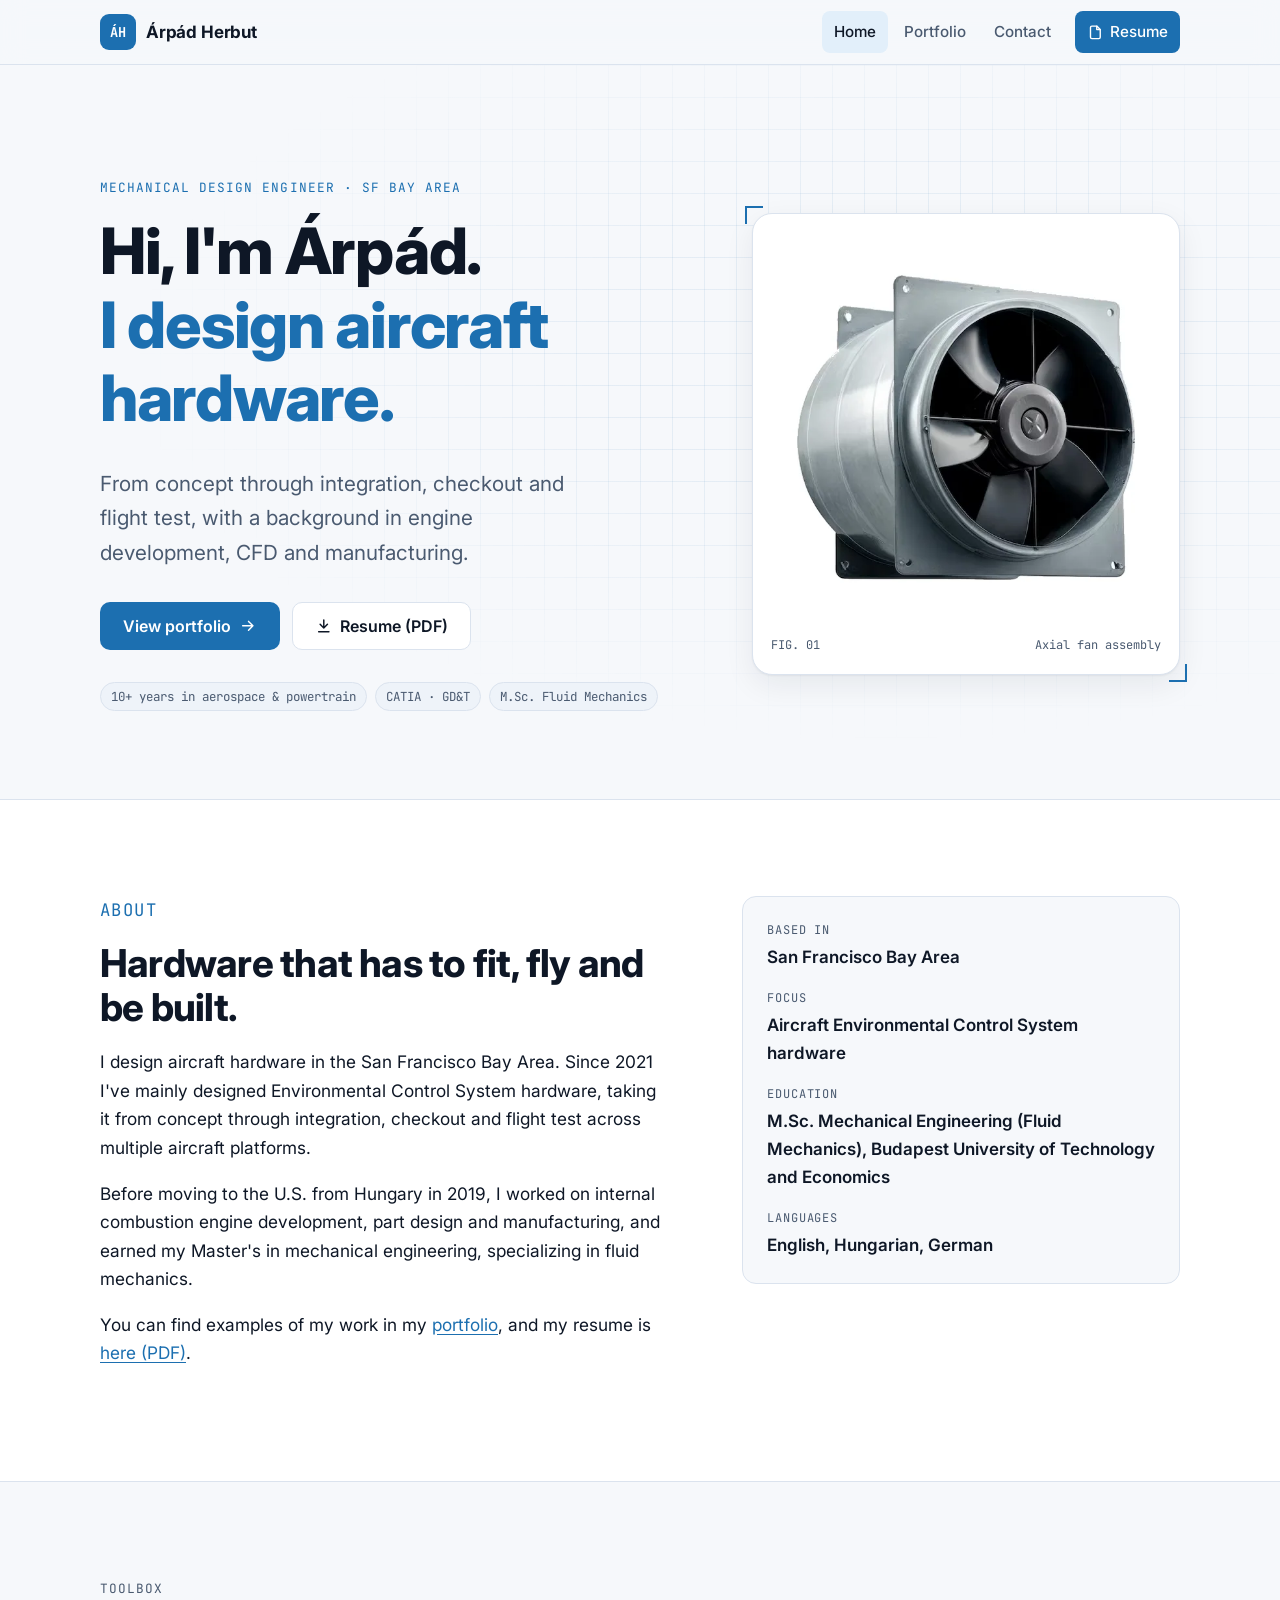
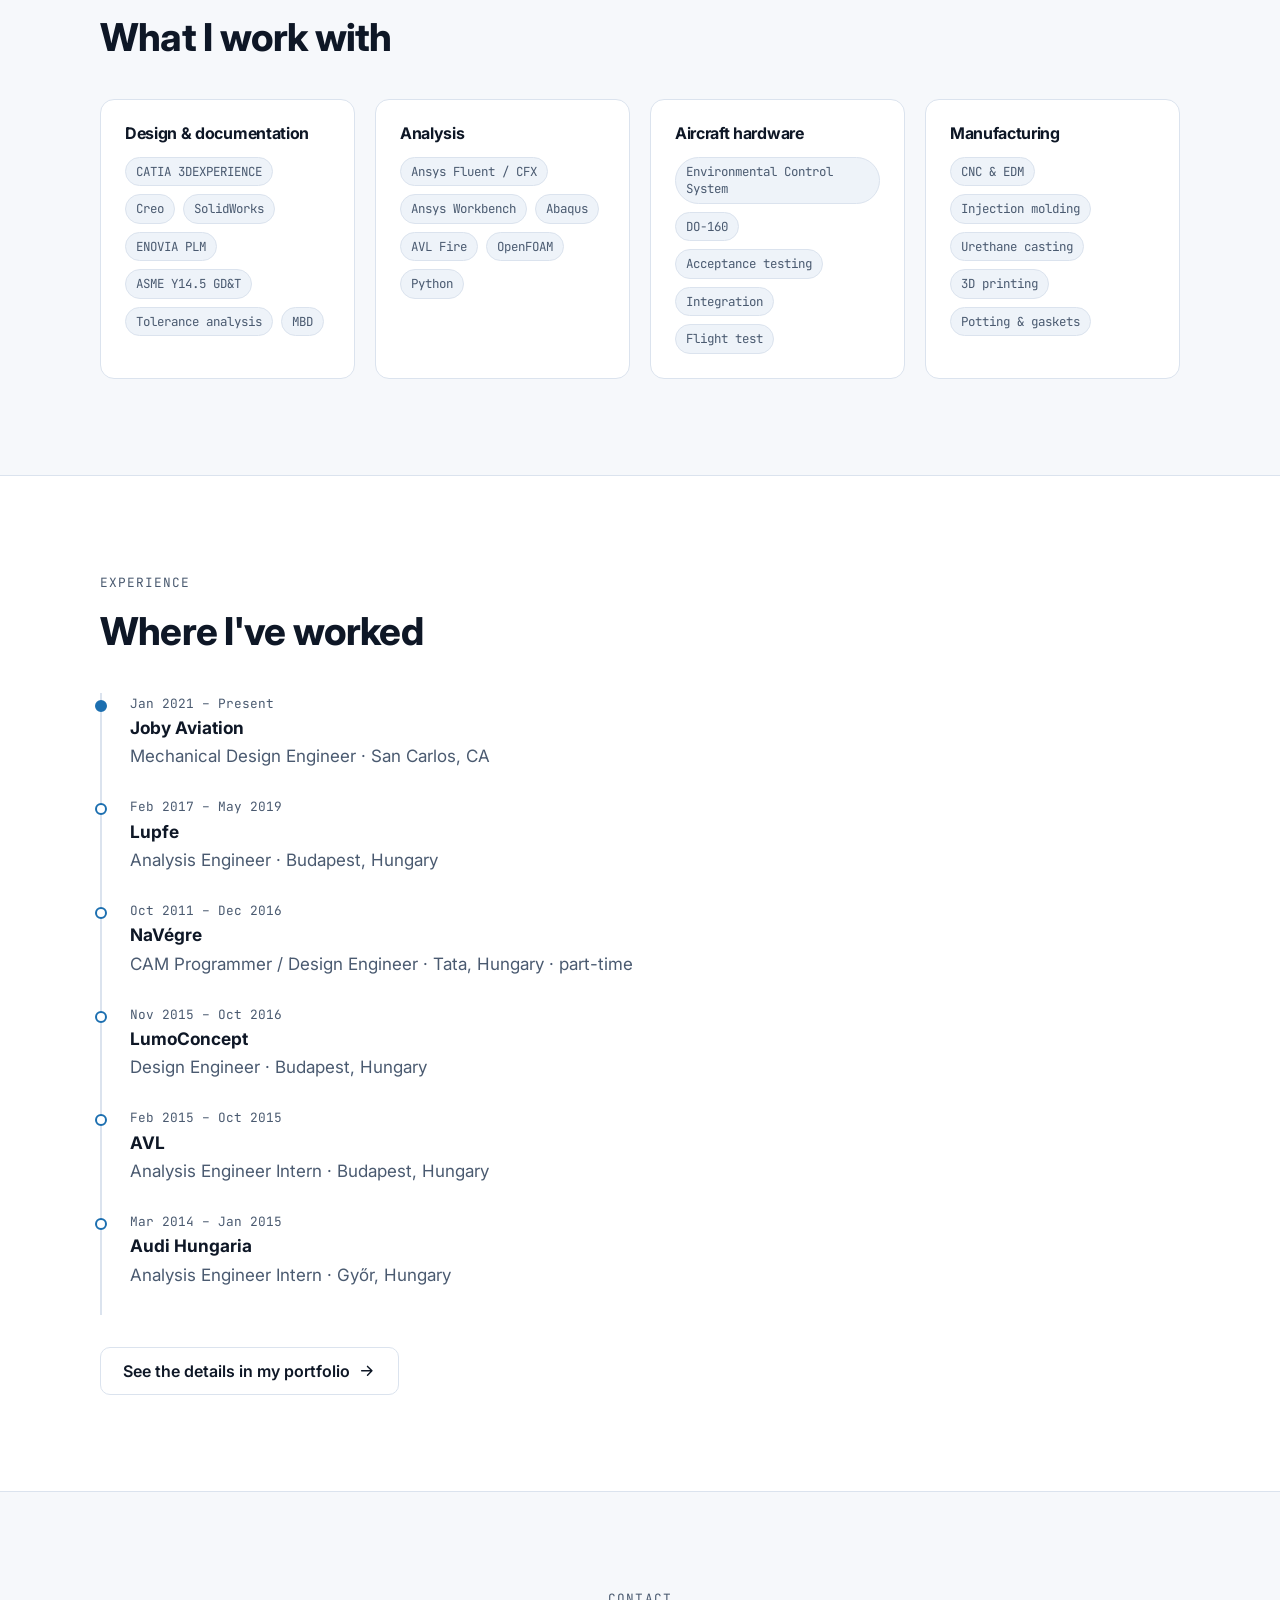
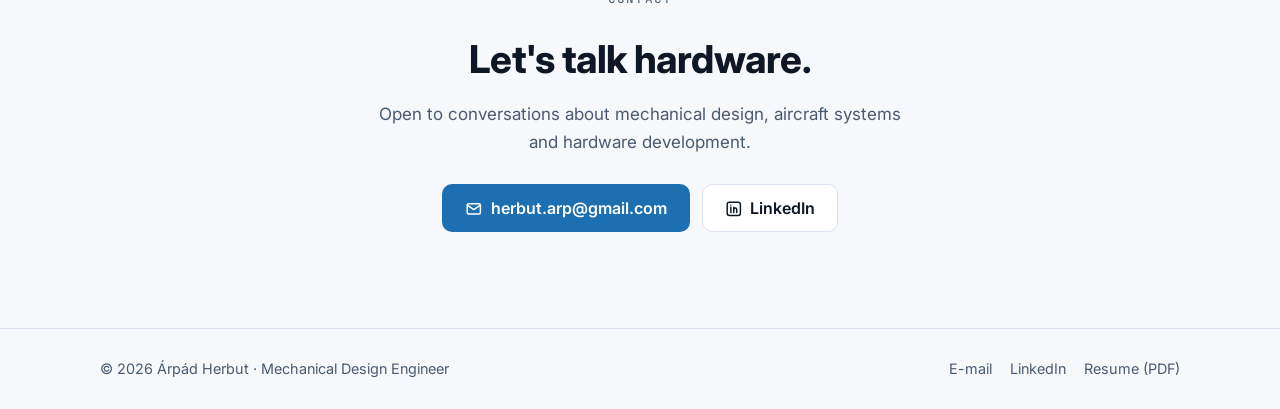
<file: index.html>
<!DOCTYPE html>
<html lang="en">
  <head>
    <meta charset="UTF-8" />
    <meta name="viewport" content="width=device-width, initial-scale=1" />
    <title>Árpád Herbut | Mechanical Design Engineer</title>
    <meta name="description" content="Árpád Herbut is a mechanical design engineer in the San Francisco Bay Area designing aircraft hardware, with a background in engine development, CFD and structural analysis." />
    <link rel="canonical" href="https://arpadherbut.com/" />
    <meta name="theme-color" content="#f6f8fb" media="(prefers-color-scheme: light)" />
    <meta name="theme-color" content="#0a111e" media="(prefers-color-scheme: dark)" />
    <meta property="og:type" content="website" />
    <meta property="og:title" content="Árpád Herbut | Mechanical Design Engineer" />
    <meta property="og:description" content="Árpád Herbut is a mechanical design engineer in the San Francisco Bay Area designing aircraft hardware, with a background in engine development, CFD and structural analysis." />
    <meta property="og:url" content="https://arpadherbut.com/" />
    <meta property="og:image" content="https://arpadherbut.com/img/fan-hero-600px.webp" />
    <link rel="icon" href="/img/favicon.svg" type="image/svg+xml" />
    <link rel="icon" href="/img/favicon.ico" sizes="any" />
    <link rel="preconnect" href="https://fonts.googleapis.com" />
    <link rel="preconnect" href="https://fonts.gstatic.com" crossorigin />
    <link
      rel="stylesheet"
      href="https://fonts.googleapis.com/css2?family=Inter:wght@400;500;600;700;800&family=JetBrains+Mono:wght@400;600;700&display=swap"
    />
    <link rel="stylesheet" href="/css/site.css?v=4" />
    <script src="/js/site.js?v=2" defer></script>
  </head>
  <body>
    <a class="skip-link" href="#main">Skip to content</a>
    <!-- Header (shared: keep in sync across pages) -->
    <header class="site-header">
      <nav class="wrap nav" aria-label="Main">
        <a class="brand" href="/" aria-label="Árpád Herbut, home">
          <span class="monogram" aria-hidden="true">ÁH</span>
          <span>Árpád Herbut</span>
        </a>
        <button class="nav-toggle" type="button" aria-expanded="false" aria-controls="nav-links" aria-label="Menu">
          <svg class="icon" viewBox="0 0 24 24" aria-hidden="true"><path d="M4 6h16M4 12h16M4 18h16"/></svg>
        </button>
        <ul class="nav-links" id="nav-links">
          <li><a href="/" aria-current="page">Home</a></li>
          <li><a href="/portfolio">Portfolio</a></li>
          <li><a href="/contact">Contact</a></li>
          <li><a class="nav-cta" href="/download/Resume-Arpad_Herbut.pdf" target="_blank" rel="noopener"><svg class="icon" viewBox="0 0 24 24" aria-hidden="true"><path d="M14 3H7a2 2 0 0 0-2 2v14a2 2 0 0 0 2 2h10a2 2 0 0 0 2-2V8z"/><path d="M14 3v5h5"/></svg> Resume</a></li>
        </ul>
      </nav>
    </header>
    <main id="main">
      <section class="hero">
        <div class="wrap hero-grid">
          <div>
            <p class="eyebrow">Mechanical Design Engineer · SF Bay Area</p>
            <h1>Hi, I'm Árpád.<br /><span class="accent">I design aircraft hardware.</span></h1>
            <p class="lead">From concept through integration, checkout and flight test, with a background in engine development, CFD and manufacturing.</p>
            <div class="btn-row">
              <a class="btn btn-primary" href="/portfolio">View portfolio <svg class="icon" viewBox="0 0 24 24" aria-hidden="true"><path d="M5 12h14M13 6l6 6-6 6"/></svg></a>
              <a class="btn btn-secondary" href="/download/Resume-Arpad_Herbut.pdf" target="_blank" rel="noopener"><svg class="icon" viewBox="0 0 24 24" aria-hidden="true"><path d="M12 4v11M7 10l5 5 5-5M5 20h14"/></svg> Resume (PDF)</a>
            </div>
            <ul class="chips"><li class="chip">10+ years in aerospace &amp; powertrain</li><li class="chip">CATIA · GD&amp;T</li><li class="chip">M.Sc. Fluid Mechanics</li></ul>
          </div>
          <div class="hero-visual">
            <figure class="figure-card">
              <img src="/img/fan-hero-600px.webp" width="600" height="600" alt="Axial cooling fan" fetchpriority="high" />
              <figcaption><span>FIG. 01</span><span>Axial fan assembly</span></figcaption>
            </figure>
          </div>
        </div>
      </section>

      <section class="section section-alt" id="about">
        <div class="wrap about-grid">
          <div class="about-text reveal">
            <p class="eyebrow">About</p>
            <h2>Hardware that has to fit, fly and be built.</h2>
            <p>I design aircraft hardware in the San Francisco Bay Area. Since 2021 I've mainly designed Environmental Control System hardware, taking it from concept through integration, checkout and flight test across multiple aircraft platforms.</p>
            <p>Before moving to the U.S. from Hungary in 2019, I worked on internal combustion engine development, part design and manufacturing, and earned my Master's in mechanical engineering, specializing in fluid mechanics.</p>
            <p>You can find examples of my work in my <a href="/portfolio">portfolio</a>, and my resume is <a href="/download/Resume-Arpad_Herbut.pdf" target="_blank" rel="noopener">here (PDF)</a>.</p>
          </div>
          <dl class="facts reveal">
            <div><dt>Based in</dt><dd>San Francisco Bay Area</dd></div>
            <div><dt>Focus</dt><dd>Aircraft Environmental Control System hardware</dd></div>
            <div><dt>Education</dt><dd>M.Sc. Mechanical Engineering (Fluid Mechanics), Budapest University of Technology and Economics</dd></div>
            <div><dt>Languages</dt><dd>English, Hungarian, German</dd></div>
          </dl>
        </div>
      </section>

      <section class="section" id="toolbox">
        <div class="wrap">
          <div class="section-head reveal">
            <p class="eyebrow">Toolbox</p>
            <h2>What I work with</h2>
          </div>
          <div class="toolbox">
            <div class="tool-group reveal">
              <h3>Design &amp; documentation</h3>
              <ul class="chips"><li class="chip">CATIA 3DEXPERIENCE</li><li class="chip">Creo</li><li class="chip">SolidWorks</li><li class="chip">ENOVIA PLM</li><li class="chip">ASME Y14.5 GD&amp;T</li><li class="chip">Tolerance analysis</li><li class="chip">MBD</li></ul>
            </div>
            <div class="tool-group reveal">
              <h3>Analysis</h3>
              <ul class="chips"><li class="chip">Ansys Fluent / CFX</li><li class="chip">Ansys Workbench</li><li class="chip">Abaqus</li><li class="chip">AVL Fire</li><li class="chip">OpenFOAM</li><li class="chip">Python</li></ul>
            </div>
            <div class="tool-group reveal">
              <h3>Aircraft hardware</h3>
              <ul class="chips"><li class="chip">Environmental Control System</li><li class="chip">DO-160</li><li class="chip">Acceptance testing</li><li class="chip">Integration</li><li class="chip">Flight test</li></ul>
            </div>
            <div class="tool-group reveal">
              <h3>Manufacturing</h3>
              <ul class="chips"><li class="chip">CNC &amp; EDM</li><li class="chip">Injection molding</li><li class="chip">Urethane casting</li><li class="chip">3D printing</li><li class="chip">Potting &amp; gaskets</li></ul>
            </div>
          </div>
        </div>
      </section>

      <section class="section section-alt" id="experience">
        <div class="wrap">
          <div class="section-head reveal">
            <p class="eyebrow">Experience</p>
            <h2>Where I've worked</h2>
          </div>
          <ol class="timeline reveal">
            <li>
              <div class="when">Jan 2021 – Present</div>
              <div class="what">Joby Aviation</div>
              <div class="role">Mechanical Design Engineer · San Carlos, CA</div>
            </li>
            <li>
              <div class="when">Feb 2017 – May 2019</div>
              <div class="what">Lupfe</div>
              <div class="role">Analysis Engineer · Budapest, Hungary</div>
            </li>
            <li>
              <div class="when">Oct 2011 – Dec 2016</div>
              <div class="what">NaVégre</div>
              <div class="role">CAM Programmer / Design Engineer · Tata, Hungary · part-time</div>
            </li>
            <li>
              <div class="when">Nov 2015 – Oct 2016</div>
              <div class="what">LumoConcept</div>
              <div class="role">Design Engineer · Budapest, Hungary</div>
            </li>
            <li>
              <div class="when">Feb 2015 – Oct 2015</div>
              <div class="what">AVL</div>
              <div class="role">Analysis Engineer Intern · Budapest, Hungary</div>
            </li>
            <li>
              <div class="when">Mar 2014 – Jan 2015</div>
              <div class="what">Audi Hungaria</div>
              <div class="role">Analysis Engineer Intern · Győr, Hungary</div>
            </li>
          </ol>
          <a class="btn btn-secondary reveal" href="/portfolio">See the details in my portfolio <svg class="icon" viewBox="0 0 24 24" aria-hidden="true"><path d="M5 12h14M13 6l6 6-6 6"/></svg></a>
        </div>
      </section>

      <section class="section cta">
        <div class="wrap reveal">
          <p class="eyebrow">Contact</p>
          <h2>Let's talk hardware.</h2>
          <p>Open to conversations about mechanical design, aircraft systems and hardware development.</p>
          <div class="btn-row">
            <a class="btn btn-primary" href="mailto:herbut.arp@gmail.com"><svg class="icon" viewBox="0 0 24 24" aria-hidden="true"><rect x="3" y="5" width="18" height="14" rx="2"/><path d="M3 7l9 6 9-6"/></svg> herbut.arp@gmail.com</a>
            <a class="btn btn-secondary" href="https://www.linkedin.com/in/arpadherbut" target="_blank" rel="noopener"><svg class="icon" viewBox="0 0 24 24" aria-hidden="true"><rect x="3" y="3" width="18" height="18" rx="3"/><path d="M8 10v7M8 7v.01M12 17v-4a2 2 0 0 1 4 0v4M12 10v7"/></svg> LinkedIn</a>
          </div>
        </div>
      </section>
    </main>
    <!-- Footer (shared: keep in sync across pages) -->
    <footer class="site-footer">
      <div class="wrap">
        <span>© <span data-year>2026</span> Árpád Herbut · Mechanical Design Engineer</span>
        <ul class="footer-links">
          <li><a href="mailto:herbut.arp@gmail.com">E-mail</a></li>
          <li><a href="https://www.linkedin.com/in/arpadherbut" target="_blank" rel="noopener">LinkedIn</a></li>
          <li><a href="/download/Resume-Arpad_Herbut.pdf" target="_blank" rel="noopener">Resume (PDF)</a></li>
        </ul>
      </div>
    </footer>
  </body>
</html>
</file>
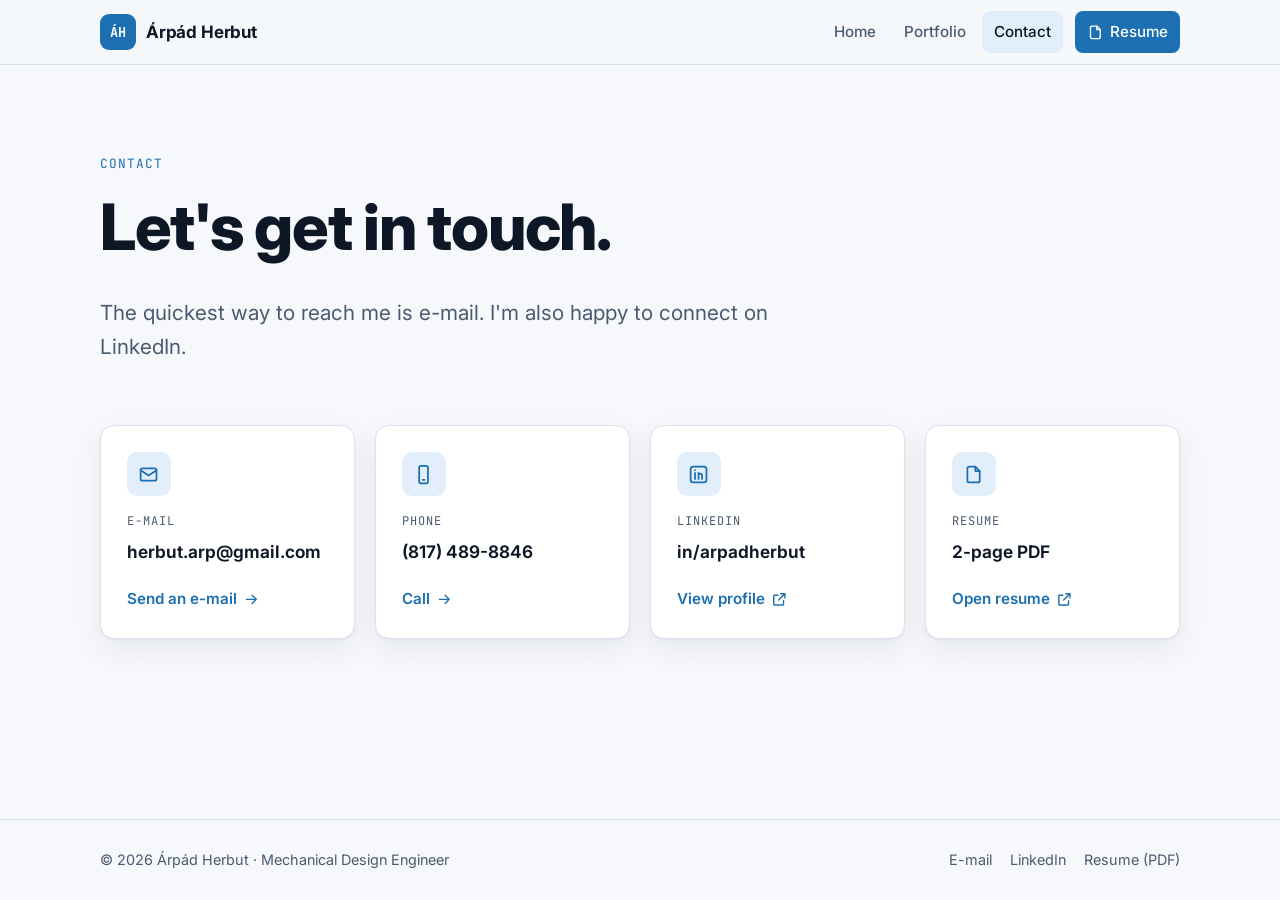
<file: contact.html>
<!DOCTYPE html>
<html lang="en">
  <head>
    <meta charset="UTF-8" />
    <meta name="viewport" content="width=device-width, initial-scale=1" />
    <title>Contact | Árpád Herbut</title>
    <meta name="description" content="Get in touch with mechanical design engineer Árpád Herbut by e-mail, phone or LinkedIn." />
    <link rel="canonical" href="https://arpadherbut.com/contact" />
    <meta name="theme-color" content="#f6f8fb" media="(prefers-color-scheme: light)" />
    <meta name="theme-color" content="#0a111e" media="(prefers-color-scheme: dark)" />
    <meta property="og:type" content="website" />
    <meta property="og:title" content="Contact | Árpád Herbut" />
    <meta property="og:description" content="Get in touch with mechanical design engineer Árpád Herbut by e-mail, phone or LinkedIn." />
    <meta property="og:url" content="https://arpadherbut.com/contact" />
    <meta property="og:image" content="https://arpadherbut.com/img/fan-hero-600px.webp" />
    <link rel="icon" href="/img/favicon.svg" type="image/svg+xml" />
    <link rel="icon" href="/img/favicon.ico" sizes="any" />
    <link rel="preconnect" href="https://fonts.googleapis.com" />
    <link rel="preconnect" href="https://fonts.gstatic.com" crossorigin />
    <link
      rel="stylesheet"
      href="https://fonts.googleapis.com/css2?family=Inter:wght@400;500;600;700;800&family=JetBrains+Mono:wght@400;600;700&display=swap"
    />
    <link rel="stylesheet" href="/css/site.css?v=4" />
    <script src="/js/site.js?v=2" defer></script>
  </head>
  <body>
    <a class="skip-link" href="#main">Skip to content</a>
    <!-- Header (shared: keep in sync across pages) -->
    <header class="site-header">
      <nav class="wrap nav" aria-label="Main">
        <a class="brand" href="/" aria-label="Árpád Herbut, home">
          <span class="monogram" aria-hidden="true">ÁH</span>
          <span>Árpád Herbut</span>
        </a>
        <button class="nav-toggle" type="button" aria-expanded="false" aria-controls="nav-links" aria-label="Menu">
          <svg class="icon" viewBox="0 0 24 24" aria-hidden="true"><path d="M4 6h16M4 12h16M4 18h16"/></svg>
        </button>
        <ul class="nav-links" id="nav-links">
          <li><a href="/">Home</a></li>
          <li><a href="/portfolio">Portfolio</a></li>
          <li><a href="/contact" aria-current="page">Contact</a></li>
          <li><a class="nav-cta" href="/download/Resume-Arpad_Herbut.pdf" target="_blank" rel="noopener"><svg class="icon" viewBox="0 0 24 24" aria-hidden="true"><path d="M14 3H7a2 2 0 0 0-2 2v14a2 2 0 0 0 2 2h10a2 2 0 0 0 2-2V8z"/><path d="M14 3v5h5"/></svg> Resume</a></li>
        </ul>
      </nav>
    </header>
    <main id="main">
      <section class="page-head">
        <div class="wrap">
          <p class="eyebrow">Contact</p>
          <h1>Let's get in touch.</h1>
          <p class="lead">The quickest way to reach me is e-mail. I'm also happy to connect on LinkedIn.</p>
        </div>
      </section>
      <section class="wrap pad-top">
        <div class="contact-grid">
          <a class="contact-card reveal" href="mailto:herbut.arp@gmail.com">
            <span class="icon-tile"><svg class="icon" viewBox="0 0 24 24" aria-hidden="true"><rect x="3" y="5" width="18" height="14" rx="2"/><path d="M3 7l9 6 9-6"/></svg></span>
            <span class="label">E-mail</span>
            <span class="value">herbut.arp@gmail.com</span>
            <span class="action">Send an e-mail <svg class="icon" viewBox="0 0 24 24" aria-hidden="true"><path d="M5 12h14M13 6l6 6-6 6"/></svg></span>
          </a>
          <a class="contact-card reveal" href="tel:+18174898846">
            <span class="icon-tile"><svg class="icon" viewBox="0 0 24 24" aria-hidden="true"><rect x="7" y="2" width="10" height="20" rx="2"/><path d="M11 18h2"/></svg></span>
            <span class="label">Phone</span>
            <span class="value">(817) 489-8846</span>
            <span class="action">Call <svg class="icon" viewBox="0 0 24 24" aria-hidden="true"><path d="M5 12h14M13 6l6 6-6 6"/></svg></span>
          </a>
          <a class="contact-card reveal" href="https://www.linkedin.com/in/arpadherbut" target="_blank" rel="noopener">
            <span class="icon-tile"><svg class="icon" viewBox="0 0 24 24" aria-hidden="true"><rect x="3" y="3" width="18" height="18" rx="3"/><path d="M8 10v7M8 7v.01M12 17v-4a2 2 0 0 1 4 0v4M12 10v7"/></svg></span>
            <span class="label">LinkedIn</span>
            <span class="value">in/arpadherbut</span>
            <span class="action">View profile <svg class="icon" viewBox="0 0 24 24" aria-hidden="true"><path d="M14 4h6v6M20 4l-9 9M18 14v5a1 1 0 0 1-1 1H5a1 1 0 0 1-1-1V7a1 1 0 0 1 1-1h5"/></svg></span>
          </a>
          <a class="contact-card reveal" href="/download/Resume-Arpad_Herbut.pdf" target="_blank" rel="noopener">
            <span class="icon-tile"><svg class="icon" viewBox="0 0 24 24" aria-hidden="true"><path d="M14 3H7a2 2 0 0 0-2 2v14a2 2 0 0 0 2 2h10a2 2 0 0 0 2-2V8z"/><path d="M14 3v5h5"/></svg></span>
            <span class="label">Resume</span>
            <span class="value">2-page PDF</span>
            <span class="action">Open resume <svg class="icon" viewBox="0 0 24 24" aria-hidden="true"><path d="M14 4h6v6M20 4l-9 9M18 14v5a1 1 0 0 1-1 1H5a1 1 0 0 1-1-1V7a1 1 0 0 1 1-1h5"/></svg></span>
          </a>
        </div>
      </section>
    </main>
    <!-- Footer (shared: keep in sync across pages) -->
    <footer class="site-footer">
      <div class="wrap">
        <span>© <span data-year>2026</span> Árpád Herbut · Mechanical Design Engineer</span>
        <ul class="footer-links">
          <li><a href="mailto:herbut.arp@gmail.com">E-mail</a></li>
          <li><a href="https://www.linkedin.com/in/arpadherbut" target="_blank" rel="noopener">LinkedIn</a></li>
          <li><a href="/download/Resume-Arpad_Herbut.pdf" target="_blank" rel="noopener">Resume (PDF)</a></li>
        </ul>
      </div>
    </footer>
  </body>
</html>
</file>
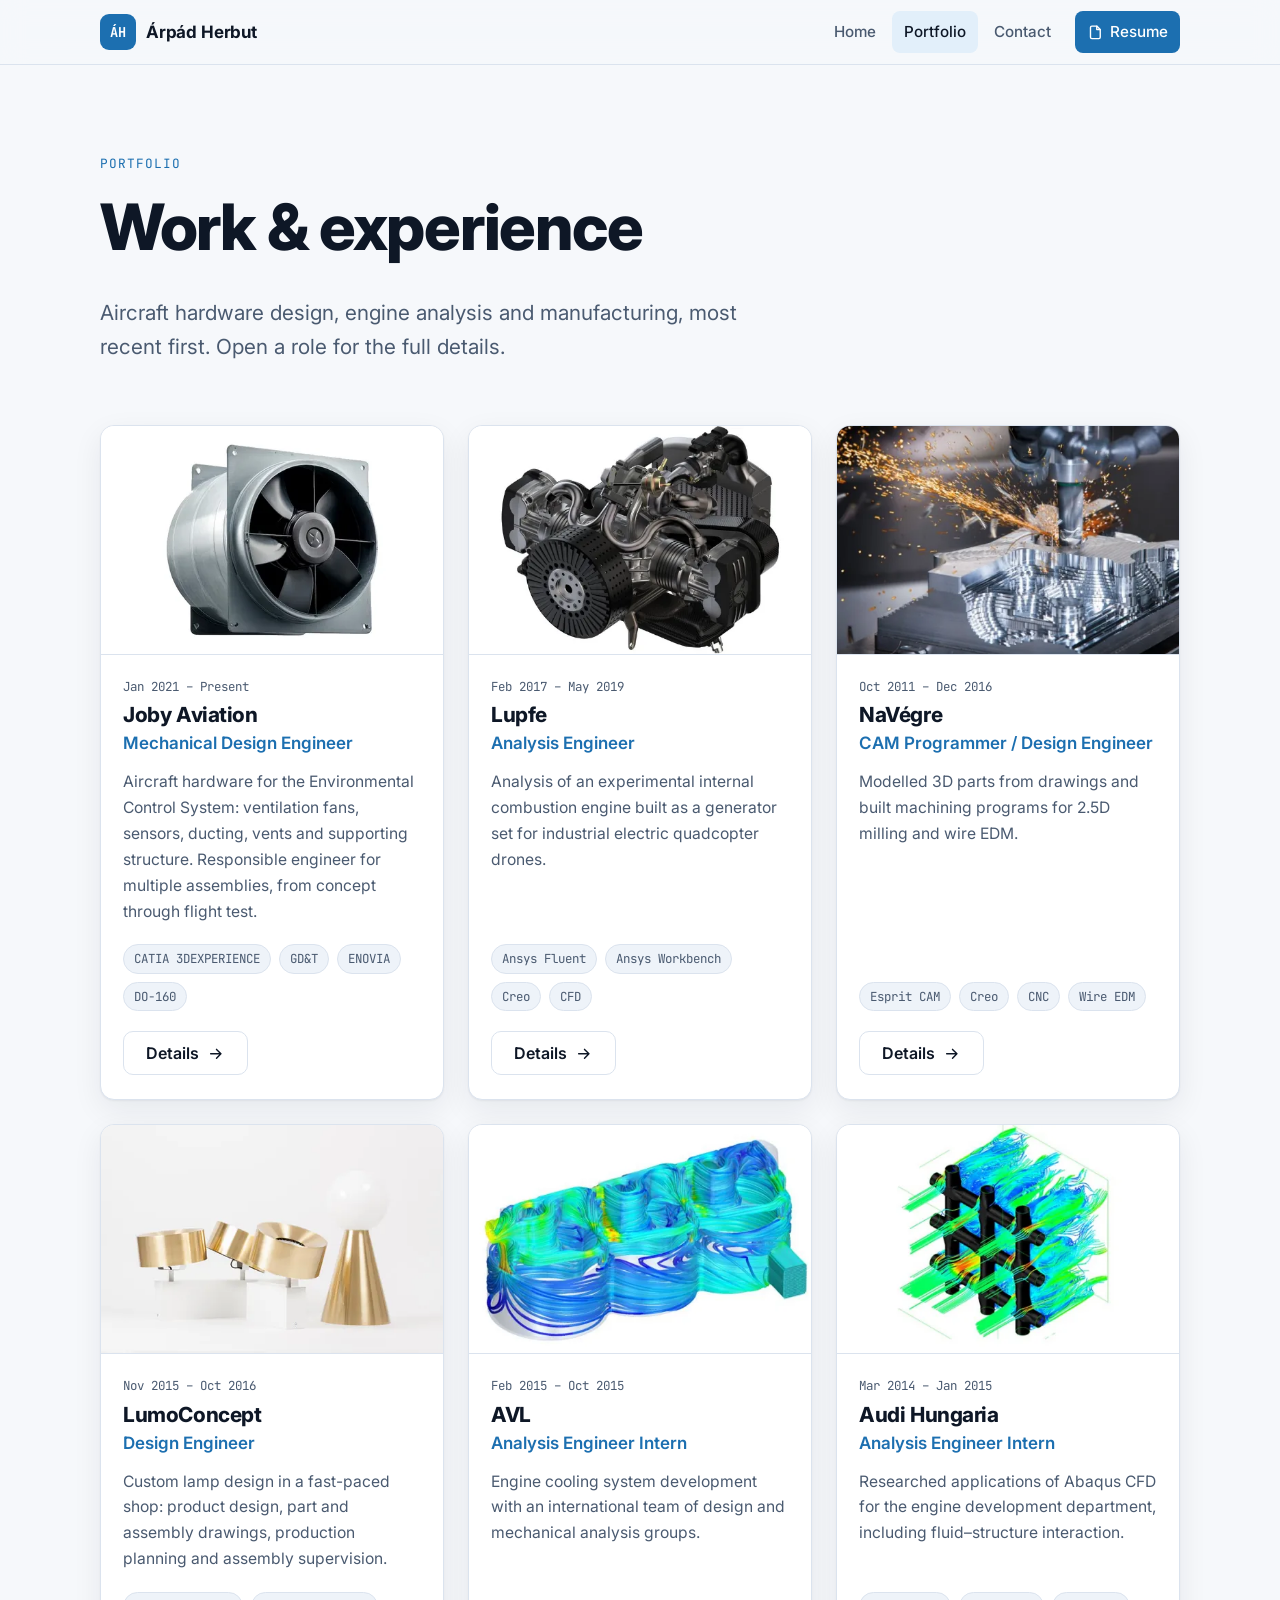
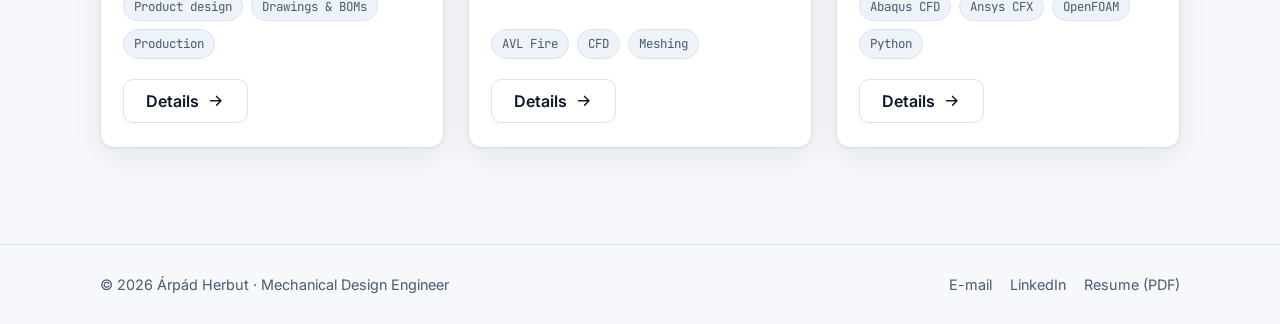
<file: portfolio.html>
<!DOCTYPE html>
<html lang="en">
  <head>
    <meta charset="UTF-8" />
    <meta name="viewport" content="width=device-width, initial-scale=1" />
    <title>Portfolio | Árpád Herbut</title>
    <meta name="description" content="Work experience of mechanical design engineer Árpád Herbut: aircraft hardware design, engine analysis, CFD, CAM programming and product design." />
    <link rel="canonical" href="https://arpadherbut.com/portfolio" />
    <meta name="theme-color" content="#f6f8fb" media="(prefers-color-scheme: light)" />
    <meta name="theme-color" content="#0a111e" media="(prefers-color-scheme: dark)" />
    <meta property="og:type" content="website" />
    <meta property="og:title" content="Portfolio | Árpád Herbut" />
    <meta property="og:description" content="Work experience of mechanical design engineer Árpád Herbut: aircraft hardware design, engine analysis, CFD, CAM programming and product design." />
    <meta property="og:url" content="https://arpadherbut.com/portfolio" />
    <meta property="og:image" content="https://arpadherbut.com/img/fan-500x333px.webp" />
    <link rel="icon" href="/img/favicon.svg" type="image/svg+xml" />
    <link rel="icon" href="/img/favicon.ico" sizes="any" />
    <link rel="preconnect" href="https://fonts.googleapis.com" />
    <link rel="preconnect" href="https://fonts.gstatic.com" crossorigin />
    <link
      rel="stylesheet"
      href="https://fonts.googleapis.com/css2?family=Inter:wght@400;500;600;700;800&family=JetBrains+Mono:wght@400;600;700&display=swap"
    />
    <link rel="stylesheet" href="/css/site.css?v=4" />
    <script src="/js/site.js?v=2" defer></script>
  </head>
  <body>
    <a class="skip-link" href="#main">Skip to content</a>
    <!-- Header (shared: keep in sync across pages) -->
    <header class="site-header">
      <nav class="wrap nav" aria-label="Main">
        <a class="brand" href="/" aria-label="Árpád Herbut, home">
          <span class="monogram" aria-hidden="true">ÁH</span>
          <span>Árpád Herbut</span>
        </a>
        <button class="nav-toggle" type="button" aria-expanded="false" aria-controls="nav-links" aria-label="Menu">
          <svg class="icon" viewBox="0 0 24 24" aria-hidden="true"><path d="M4 6h16M4 12h16M4 18h16"/></svg>
        </button>
        <ul class="nav-links" id="nav-links">
          <li><a href="/">Home</a></li>
          <li><a href="/portfolio" aria-current="page">Portfolio</a></li>
          <li><a href="/contact">Contact</a></li>
          <li><a class="nav-cta" href="/download/Resume-Arpad_Herbut.pdf" target="_blank" rel="noopener"><svg class="icon" viewBox="0 0 24 24" aria-hidden="true"><path d="M14 3H7a2 2 0 0 0-2 2v14a2 2 0 0 0 2 2h10a2 2 0 0 0 2-2V8z"/><path d="M14 3v5h5"/></svg> Resume</a></li>
        </ul>
      </nav>
    </header>
    <main id="main">
      <section class="page-head">
        <div class="wrap">
          <p class="eyebrow">Portfolio</p>
          <h1>Work &amp; experience</h1>
          <p class="lead">Aircraft hardware design, engine analysis and manufacturing, most recent first. Open a role for the full details.</p>
        </div>
      </section>
      <section class="wrap pad-top">
        <div class="work-grid">
          <article class="work-card reveal">
            <div class="media"><img src="/img/fan-500x333px.webp" width="500" height="333" alt="Axial cooling fan" /></div>
            <div class="body">
              <div class="when">Jan 2021 – Present</div>
              <h2>Joby Aviation</h2>
              <div class="role">Mechanical Design Engineer</div>
              <p>Aircraft hardware for the Environmental Control System: ventilation fans, sensors, ducting, vents and supporting structure. Responsible engineer for multiple assemblies, from concept through flight test.</p>
              <ul class="chips"><li class="chip">CATIA 3DEXPERIENCE</li><li class="chip">GD&amp;T</li><li class="chip">ENOVIA</li><li class="chip">DO-160</li></ul>
              <a class="btn btn-secondary" href="#joby" data-dialog="joby">Details <svg class="icon" viewBox="0 0 24 24" aria-hidden="true"><path d="M5 12h14M13 6l6 6-6 6"/></svg></a>
            </div>
          </article>
          <article class="work-card reveal">
            <div class="media"><img src="/img/Lupfe-Sized-500x333px.webp" width="500" height="333" alt="Lupfe experimental engine" /></div>
            <div class="body">
              <div class="when">Feb 2017 – May 2019</div>
              <h2>Lupfe</h2>
              <div class="role">Analysis Engineer</div>
              <p>Analysis of an experimental internal combustion engine built as a generator set for industrial electric quadcopter drones.</p>
              <ul class="chips"><li class="chip">Ansys Fluent</li><li class="chip">Ansys Workbench</li><li class="chip">Creo</li><li class="chip">CFD</li></ul>
              <a class="btn btn-secondary" href="#lupfe" data-dialog="lupfe">Details <svg class="icon" viewBox="0 0 24 24" aria-hidden="true"><path d="M5 12h14M13 6l6 6-6 6"/></svg></a>
            </div>
          </article>
          <article class="work-card reveal">
            <div class="media"><img src="/img/cnc_machine_Sized-500x333px.webp" width="500" height="333" alt="CNC machine milling a metal part" loading="lazy" /></div>
            <div class="body">
              <div class="when">Oct 2011 – Dec 2016</div>
              <h2>NaVégre</h2>
              <div class="role">CAM Programmer / Design Engineer</div>
              <p>Modelled 3D parts from drawings and built machining programs for 2.5D milling and wire EDM.</p>
              <ul class="chips"><li class="chip">Esprit CAM</li><li class="chip">Creo</li><li class="chip">CNC</li><li class="chip">Wire EDM</li></ul>
              <a class="btn btn-secondary" href="#navegre" data-dialog="navegre">Details <svg class="icon" viewBox="0 0 24 24" aria-hidden="true"><path d="M5 12h14M13 6l6 6-6 6"/></svg></a>
            </div>
          </article>
          <article class="work-card reveal">
            <div class="media"><img src="/img/lumoconcept-500x333px.webp" width="500" height="333" alt="LumoConcept custom lamp design" loading="lazy" /></div>
            <div class="body">
              <div class="when">Nov 2015 – Oct 2016</div>
              <h2>LumoConcept</h2>
              <div class="role">Design Engineer</div>
              <p>Custom lamp design in a fast-paced shop: product design, part and assembly drawings, production planning and assembly supervision.</p>
              <ul class="chips"><li class="chip">Product design</li><li class="chip">Drawings &amp; BOMs</li><li class="chip">Production</li></ul>
              <a class="btn btn-secondary" href="#lumoconcept" data-dialog="lumoconcept">Details <svg class="icon" viewBox="0 0 24 24" aria-hidden="true"><path d="M5 12h14M13 6l6 6-6 6"/></svg></a>
            </div>
          </article>
          <article class="work-card reveal">
            <div class="media"><img src="/img/CFD-Cylinder-Head-Cooling_Sized-500x333px.webp" width="500" height="333" alt="CFD simulation of cylinder head cooling" loading="lazy" /></div>
            <div class="body">
              <div class="when">Feb 2015 – Oct 2015</div>
              <h2>AVL</h2>
              <div class="role">Analysis Engineer Intern</div>
              <p>Engine cooling system development with an international team of design and mechanical analysis groups.</p>
              <ul class="chips"><li class="chip">AVL Fire</li><li class="chip">CFD</li><li class="chip">Meshing</li></ul>
              <a class="btn btn-secondary" href="#avl" data-dialog="avl">Details <svg class="icon" viewBox="0 0 24 24" aria-hidden="true"><path d="M5 12h14M13 6l6 6-6 6"/></svg></a>
            </div>
          </article>
          <article class="work-card reveal">
            <div class="media"><img src="/img/oilfilter-Sized-500x333px.webp" width="500" height="333" alt="Oil filter multiphysics simulation" loading="lazy" /></div>
            <div class="body">
              <div class="when">Mar 2014 – Jan 2015</div>
              <h2>Audi Hungaria</h2>
              <div class="role">Analysis Engineer Intern</div>
              <p>Researched applications of Abaqus CFD for the engine development department, including fluid–structure interaction.</p>
              <ul class="chips"><li class="chip">Abaqus CFD</li><li class="chip">Ansys CFX</li><li class="chip">OpenFOAM</li><li class="chip">Python</li></ul>
              <a class="btn btn-secondary" href="#audi" data-dialog="audi">Details <svg class="icon" viewBox="0 0 24 24" aria-hidden="true"><path d="M5 12h14M13 6l6 6-6 6"/></svg></a>
            </div>
          </article>
        </div>
      </section>
    </main>
    <dialog class="detail" id="joby" aria-labelledby="joby-title">
      <div class="detail-head">
        <div>
          <h2 id="joby-title"><a href="https://www.jobyaviation.com/" target="_blank" rel="noopener">Joby Aviation</a></h2>
          <div class="role">Mechanical Design Engineer</div>
          <div class="when">San Carlos, CA · Jan 2021 – Present</div>
        </div>
        <button class="detail-close" type="button" data-close aria-label="Close"><svg class="icon" viewBox="0 0 24 24" aria-hidden="true"><path d="M6 6l12 12M18 6L6 18"/></svg></button>
      </div>
      <div class="detail-body">
        <p>Mechanical design of aircraft hardware for the Environmental Control System (ECS). Responsible engineer for multiple assemblies, deployed across multiple aircraft platforms.</p>
        <h3>Design &amp; development</h3>
        <ul>
          <li>Design in CATIA the ventilation fans, thermal sensors, air ducting, refrigeration routing and fittings, passenger vents, intake and exhaust louvers and supporting structure for the aircraft ECS.</li>
          <li>Produce 3D models, 2D drawings with ASME Y14.5 GD&amp;T and parts lists, and release designs and BOMs through a configuration-controlled process (ENOVIA PLM).</li>
          <li>Perform structural and stress analysis on assemblies and supporting structures, and tolerance analysis on interfaces.</li>
          <li>Package hardware into tight spaces, coordinating interfaces with primary structure, wiring, industrial design, human factors, landing gear and flight deck teams.</li>
          <li>Work with milled and EDM metallic parts, injection-molded parts, splined shaft connections, urethane casting, potting tools, foam ducting, gaskets, custom refrigeration fittings and 3D printing, directly with machining and molding suppliers.</li>
        </ul>
        <h3>Build, test &amp; integration</h3>
        <ul>
          <li>Led assemblies from rapid proof of concept through design for manufacturing, testing, integration and flight test.</li>
          <li>Oversee vendor communications and early part procurement before hand-off to supply chain.</li>
          <li>Define manufacturing work instructions, train technicians and support manufacturing bring-up on site.</li>
          <li>Work with test teams and Designated Engineering Representatives to define DO-160 acceptance criteria, evaluate results and fold findings into later revisions.</li>
        </ul>
        <h3>Leadership</h3>
        <ul>
          <li>Manage project schedule, scope and cost; carried designs through preliminary design review toward critical design review.</li>
          <li>Contributed to the architecture of multiple ECS concepts.</li>
          <li>Trained peers and contractors in drafting, modeling and design release.</li>
        </ul>
      </div>
    </dialog>
    <dialog class="detail" id="lupfe" aria-labelledby="lupfe-title">
      <div class="detail-head">
        <div>
          <h2 id="lupfe-title"><a href="https://www.lupfe.com/" target="_blank" rel="noopener">Lupfe</a></h2>
          <div class="role">Analysis Engineer</div>
          <div class="when">Budapest, Hungary · Feb 2017 – May 2019</div>
        </div>
        <button class="detail-close" type="button" data-close aria-label="Close"><svg class="icon" viewBox="0 0 24 24" aria-hidden="true"><path d="M6 6l12 12M18 6L6 18"/></svg></button>
      </div>
      <div class="detail-body">
        <p>Conducted analysis studies of an experimental internal combustion engine, developed to be used in industrial electric quadcopter drones as a generator set.</p>
        <h3>Key responsibilities</h3>
        <ul>
          <li>Designed cooling strategies for the engine head, especially around the combustion chamber (Ansys Fluent).</li>
          <li>Built steady and transient flow simulations of the intake and exhaust ports (Ansys Fluent).</li>
          <li>Fuel injection and spray modeling (Ansys Fluent).</li>
          <li>Airframe stress analysis for a quadcopter drone.</li>
          <li>Nonlinear static and dynamic stress analysis on composite and metal parts of the airframe, the powertrain and gearboxes.</li>
          <li>Optimization of engine parts based on structural and thermal stress.</li>
          <li>Detail design of thermal systems based on 1D, 2D and 3D analysis.</li>
          <li>Contact stress analysis: gears and sliding surfaces (rockers).</li>
          <li>Analysis of rotating parts (main shaft, crankshaft) and bearing load distribution.</li>
          <li>Dynamic structural analysis of the main shaft–rocker–spring system.</li>
          <li>Meshing, pre- and post-processing, and presenting results to design and management.</li>
          <li>Documented modeling methods for future engineers.</li>
          <li>Built and maintained the IT system: ~15 Windows and Linux computers, engineering software (Creo Parametric, ANSYS) and revision control (TortoiseSVN).</li>
        </ul>
        <h3>Key achievement</h3>
        <ul>
          <li>Completed the engine port design based on our analysis, clearing the engine head for manufacturing and cold-flow testing in 2020.</li>
        </ul>
      </div>
    </dialog>
    <dialog class="detail" id="navegre" aria-labelledby="navegre-title">
      <div class="detail-head">
        <div>
          <h2 id="navegre-title">NaVégre</h2>
          <div class="role">CAM Programmer / Design Engineer</div>
          <div class="when">Tata, Hungary · part-time · Oct 2011 – Dec 2016</div>
        </div>
        <button class="detail-close" type="button" data-close aria-label="Close"><svg class="icon" viewBox="0 0 24 24" aria-hidden="true"><path d="M6 6l12 12M18 6L6 18"/></svg></button>
      </div>
      <div class="detail-body">
        <p>Modelled 3D parts based on drawings, built machining plans for 2.5D milling, and wired electrical discharge machines (Esprit, Creo).</p>
        <h3>Highlights</h3>
        <ul>
          <li>Built and maintained the network between the CAM workstation, a 2.5D milling station and a wire EDM.</li>
          <li>Improved productivity and connected the design and manufacturing teams.</li>
          <li>Kept a good working relationship between technicians and management, which improved the work environment and productivity.</li>
        </ul>
      </div>
    </dialog>
    <dialog class="detail" id="lumoconcept" aria-labelledby="lumoconcept-title">
      <div class="detail-head">
        <div>
          <h2 id="lumoconcept-title"><a href="https://www.lumoconcept.com/" target="_blank" rel="noopener">LumoConcept</a></h2>
          <div class="role">Design Engineer</div>
          <div class="when">Budapest, Hungary · Nov 2015 – Oct 2016</div>
        </div>
        <button class="detail-close" type="button" data-close aria-label="Close"><svg class="icon" viewBox="0 0 24 24" aria-hidden="true"><path d="M6 6l12 12M18 6L6 18"/></svg></button>
      </div>
      <div class="detail-body">
        <p>Custom lamp design company with a fast pace: a new lamp's design cycle usually lasted two to three months. I designed the product, created drawings of the parts and assemblies, planned production schedules and supervised assembly.</p>
        <h3>Key responsibilities</h3>
        <ul>
          <li>Gathered technical requirements and project inputs with project managers, and tracked progress against the plan.</li>
          <li>Set work priorities against delivery timelines and tracked schedules and deliverables.</li>
          <li>Prepared manufacturing drawings, 3D part and assembly models, and BOMs.</li>
          <li>Supported the engineering team by modifying existing drawings and models or creating new ones from customer and manufacturer inputs.</li>
          <li>Reviewed and peer-checked BOMs, models and drawings from offsite deliverables.</li>
          <li>Identified and closed gaps in engineering, technical and quality requirements.</li>
        </ul>
      </div>
    </dialog>
    <dialog class="detail" id="avl" aria-labelledby="avl-title">
      <div class="detail-head">
        <div>
          <h2 id="avl-title"><a href="https://www.avl.com/" target="_blank" rel="noopener">AVL</a></h2>
          <div class="role">Analysis Engineer Intern</div>
          <div class="when">Budapest, Hungary · Feb 2015 – Oct 2015</div>
        </div>
        <button class="detail-close" type="button" data-close aria-label="Close"><svg class="icon" viewBox="0 0 24 24" aria-hidden="true"><path d="M6 6l12 12M18 6L6 18"/></svg></button>
      </div>
      <div class="detail-body">
        <p>Aided in the development of internal combustion engine cooling systems and worked with an international team of design and mechanical analysis groups.</p>
        <h3>Key responsibilities</h3>
        <ul>
          <li>Prepared 3D model geometry for meshing.</li>
          <li>Set up meshes for steady flow simulation.</li>
          <li>Pre- and post-processing of water jacket simulations (AVL Fire).</li>
          <li>Presented analysis results.</li>
        </ul>
      </div>
    </dialog>
    <dialog class="detail" id="audi" aria-labelledby="audi-title">
      <div class="detail-head">
        <div>
          <h2 id="audi-title"><a href="https://audi.hu/en/" target="_blank" rel="noopener">Audi Hungaria</a></h2>
          <div class="role">Analysis Engineer Intern</div>
          <div class="when">Győr, Hungary · Mar 2014 – Jan 2015</div>
        </div>
        <button class="detail-close" type="button" data-close aria-label="Close"><svg class="icon" viewBox="0 0 24 24" aria-hidden="true"><path d="M6 6l12 12M18 6L6 18"/></svg></button>
      </div>
      <div class="detail-body">
        <p>Explored and researched applications of the Abaqus CFD software for the internal combustion engine development department (Abaqus CFD, Abaqus Standard, Ansys CFX, OpenFOAM and Python).</p>
        <h3>Key responsibilities</h3>
        <ul>
          <li>Created a fluid–structure interaction model of oil filters to model pressure load and resistance, and compared it to test data.</li>
          <li>Developed an Abaqus CFD post-processor to evaluate heat transfer coefficients from solid-to-fluid mapping.</li>
          <li>Investigated buoyant flow around a turbocharger and compared it to thermal camera test data.</li>
        </ul>
      </div>
    </dialog>
    <!-- Footer (shared: keep in sync across pages) -->
    <footer class="site-footer">
      <div class="wrap">
        <span>© <span data-year>2026</span> Árpád Herbut · Mechanical Design Engineer</span>
        <ul class="footer-links">
          <li><a href="mailto:herbut.arp@gmail.com">E-mail</a></li>
          <li><a href="https://www.linkedin.com/in/arpadherbut" target="_blank" rel="noopener">LinkedIn</a></li>
          <li><a href="/download/Resume-Arpad_Herbut.pdf" target="_blank" rel="noopener">Resume (PDF)</a></li>
        </ul>
      </div>
    </footer>
  </body>
</html>
</file>
<file: css/site.css>
/* arpadherbut.com: site styles (no framework). */

/* ---------- Tokens ---------- */
:root {
  color-scheme: light dark;
  --bg: #f6f8fb;
  --surface: #ffffff;
  --surface-2: #eef3f9;
  --text: #0e1726;
  --muted: #4a5a70;
  --border: #dbe3ee;
  --accent: #1c6fb0;
  --accent-strong: #0f5a94;
  --accent-soft: #e2effa;
  --on-accent: #ffffff;
  --grid: rgba(28, 111, 176, 0.08);
  --media-bg: #ffffff;
  --shadow: 0 1px 2px rgba(14, 23, 38, 0.05), 0 10px 30px rgba(14, 23, 38, 0.07);
  --shadow-hover: 0 2px 4px rgba(14, 23, 38, 0.06), 0 18px 40px rgba(14, 23, 38, 0.12);
  --radius: 14px;
  --radius-sm: 8px;
  --font: "Inter", system-ui, -apple-system, "Segoe UI", Roboto, sans-serif;
  --mono: "JetBrains Mono", ui-monospace, "SFMono-Regular", Consolas, monospace;
  --wrap: 1120px;
}

@media (prefers-color-scheme: dark) {
  :root {
    --bg: #0a111e;
    --surface: #0f1a2c;
    --surface-2: #13223a;
    --text: #e7eef7;
    --muted: #9fb2c8;
    --border: #1f2e48;
    --accent: #5cb1ea;
    --accent-strong: #8ccbf3;
    --accent-soft: #11304d;
    --on-accent: #06101c;
    --grid: rgba(92, 177, 234, 0.07);
    --shadow: 0 1px 2px rgba(0, 0, 0, 0.3), 0 10px 30px rgba(0, 0, 0, 0.3);
    --shadow-hover: 0 2px 4px rgba(0, 0, 0, 0.35), 0 18px 40px rgba(0, 0, 0, 0.45);
  }
}

/* ---------- Base ---------- */
*,
*::before,
*::after {
  box-sizing: border-box;
}

html {
  -webkit-text-size-adjust: 100%;
  scroll-behavior: smooth;
  scroll-padding-top: 80px;
}

body {
  margin: 0;
  min-height: 100vh;
  display: flex;
  flex-direction: column;
  background: var(--bg);
  color: var(--text);
  font-family: var(--font);
  font-size: 17px;
  line-height: 1.65;
  -webkit-font-smoothing: antialiased;
}

main {
  flex: 1 0 auto;
}

img {
  max-width: 100%;
  height: auto;
  display: block;
}

a {
  color: var(--accent);
  text-underline-offset: 3px;
}
a:hover {
  color: var(--accent-strong);
}

:focus-visible {
  outline: 3px solid var(--accent);
  outline-offset: 3px;
  border-radius: 4px;
}

h1,
h2,
h3 {
  line-height: 1.15;
  letter-spacing: -0.02em;
  margin: 0 0 0.5em;
}
h1 {
  font-size: clamp(2.4rem, 6vw, 4rem);
  font-weight: 800;
}
h2 {
  font-size: clamp(1.7rem, 3.5vw, 2.4rem);
  font-weight: 750;
}
h3 {
  font-size: 1.2rem;
  font-weight: 700;
}
p {
  margin: 0 0 1em;
}

.wrap {
  width: 100%;
  max-width: var(--wrap);
  margin: 0 auto;
  padding: 0 20px;
}

.skip-link {
  position: absolute;
  left: -999px;
  top: 8px;
  z-index: 100;
  background: var(--surface);
  padding: 8px 14px;
  border-radius: var(--radius-sm);
}
.skip-link:focus {
  left: 12px;
}

.eyebrow {
  font-family: var(--mono);
  font-size: 0.8rem;
  letter-spacing: 0.08em;
  text-transform: uppercase;
  color: var(--accent);
  margin: 0 0 1rem;
}

.lead {
  font-size: clamp(1.1rem, 2vw, 1.3rem);
  color: var(--muted);
  max-width: 38ch;
}

.muted {
  color: var(--muted);
}

.mono {
  font-family: var(--mono);
}

/* ---------- Header / nav ---------- */
.site-header {
  position: sticky;
  top: 0;
  z-index: 50;
  background: rgba(246, 248, 251, 0.82);
  backdrop-filter: saturate(160%) blur(12px);
  -webkit-backdrop-filter: saturate(160%) blur(12px);
  border-bottom: 1px solid var(--border);
}
@media (prefers-color-scheme: dark) {
  .site-header {
    background: rgba(10, 17, 30, 0.8);
  }
}
.nav {
  display: flex;
  align-items: center;
  justify-content: space-between;
  height: 64px;
}
.brand {
  display: inline-flex;
  align-items: center;
  gap: 10px;
  color: var(--text);
  text-decoration: none;
  font-weight: 700;
  letter-spacing: -0.01em;
}
.brand:hover {
  color: var(--text);
}
.monogram {
  display: inline-grid;
  place-items: center;
  width: 36px;
  height: 36px;
  border-radius: 9px;
  background: var(--accent);
  color: var(--on-accent);
  font-family: var(--mono);
  font-weight: 700;
  font-size: 0.85rem;
  letter-spacing: 0.02em;
}
.nav-links {
  display: flex;
  align-items: center;
  gap: 4px;
  list-style: none;
  margin: 0;
  padding: 0;
}
.nav-links a {
  display: inline-flex;
  align-items: center;
  gap: 6px;
  padding: 8px 12px;
  border-radius: var(--radius-sm);
  color: var(--muted);
  text-decoration: none;
  font-size: 0.95rem;
  font-weight: 500;
}
.nav-links a:hover {
  color: var(--text);
  background: var(--surface-2);
}
.nav-links a[aria-current="page"] {
  color: var(--text);
  background: var(--accent-soft);
}
.nav-links .nav-cta {
  margin-left: 8px;
  color: var(--on-accent);
  background: var(--accent);
}
.nav-links .nav-cta:hover {
  color: var(--on-accent);
  background: var(--accent-strong);
}
.nav-toggle {
  display: none;
  align-items: center;
  justify-content: center;
  width: 44px;
  height: 44px;
  border: 1px solid var(--border);
  border-radius: var(--radius-sm);
  background: var(--surface);
  color: var(--text);
  cursor: pointer;
}

@media (max-width: 760px) {
  .nav-toggle {
    display: inline-flex;
  }
  .nav-links {
    position: absolute;
    top: 64px;
    left: 0;
    right: 0;
    flex-direction: column;
    align-items: stretch;
    gap: 2px;
    padding: 12px 20px 20px;
    background: var(--bg);
    border-bottom: 1px solid var(--border);
    display: none;
  }
  .site-header[data-open] .nav-links {
    display: flex;
  }
  .nav-links a {
    padding: 12px 14px;
    font-size: 1.05rem;
  }
  .nav-links .nav-cta {
    margin: 8px 0 0;
    justify-content: center;
  }
}

/* ---------- Icons ---------- */
.icon {
  width: 1.1em;
  height: 1.1em;
  flex: none;
  stroke: currentColor;
  fill: none;
  stroke-width: 2;
  stroke-linecap: round;
  stroke-linejoin: round;
}

/* ---------- Buttons ---------- */
.btn {
  display: inline-flex;
  align-items: center;
  justify-content: center;
  gap: 8px;
  min-height: 48px;
  padding: 0 22px;
  border-radius: 10px;
  border: 1px solid transparent;
  font: inherit;
  font-size: 1rem;
  font-weight: 600;
  text-decoration: none;
  cursor: pointer;
  transition: background-color 0.15s, border-color 0.15s, transform 0.15s;
}
.btn:hover {
  transform: translateY(-1px);
}
.btn-primary {
  background: var(--accent);
  color: var(--on-accent);
}
.btn-primary:hover {
  background: var(--accent-strong);
  color: var(--on-accent);
}
.btn-secondary {
  background: var(--surface);
  color: var(--text);
  border-color: var(--border);
}
.btn-secondary:hover {
  color: var(--text);
  border-color: var(--accent);
}
.btn-row {
  display: flex;
  flex-wrap: wrap;
  gap: 12px;
}

/* ---------- Chips ---------- */
.chips {
  display: flex;
  flex-wrap: wrap;
  gap: 8px;
  list-style: none;
  padding: 0;
  margin: 0;
}
.chip {
  font-family: var(--mono);
  font-size: 0.78rem;
  padding: 5px 10px;
  border-radius: 999px;
  background: var(--surface-2);
  color: var(--muted);
  border: 1px solid var(--border);
  line-height: 1.4;
}

/* ---------- Hero ---------- */
.hero {
  position: relative;
  overflow: hidden;
  padding: clamp(56px, 9vw, 112px) 0 clamp(48px, 7vw, 88px);
}
.hero::before {
  /* blueprint grid */
  content: "";
  position: absolute;
  inset: 0;
  background-image: linear-gradient(var(--grid) 1px, transparent 1px),
    linear-gradient(90deg, var(--grid) 1px, transparent 1px);
  background-size: 32px 32px;
  -webkit-mask-image: radial-gradient(ellipse 80% 70% at 70% 40%, #000 30%, transparent 75%);
  mask-image: radial-gradient(ellipse 80% 70% at 70% 40%, #000 30%, transparent 75%);
  pointer-events: none;
}
.hero-grid {
  position: relative;
  display: grid;
  grid-template-columns: 1.15fr 0.85fr;
  align-items: center;
  gap: clamp(32px, 6vw, 72px);
}
.hero h1 .accent {
  color: var(--accent);
}
.hero .lead {
  margin-bottom: 2rem;
}
.hero .chips {
  margin-top: 2rem;
}
.figure-card {
  position: relative;
  margin: 0;
  padding: 18px;
  border-radius: 20px;
  background: var(--surface);
  border: 1px solid var(--border);
  box-shadow: var(--shadow);
}
.figure-card img {
  border-radius: 12px;
  background: var(--media-bg);
  width: 100%;
}
.figure-card figcaption {
  display: flex;
  justify-content: space-between;
  gap: 12px;
  margin-top: 14px;
  font-family: var(--mono);
  font-size: 0.75rem;
  color: var(--muted);
}
.figure-card::before,
.figure-card::after {
  /* drawing-sheet corner marks */
  content: "";
  position: absolute;
  width: 18px;
  height: 18px;
  border-color: var(--accent);
  border-style: solid;
}
.figure-card::before {
  top: -8px;
  left: -8px;
  border-width: 2px 0 0 2px;
}
.figure-card::after {
  bottom: -8px;
  right: -8px;
  border-width: 0 2px 2px 0;
}

@media (max-width: 860px) {
  .hero-grid {
    grid-template-columns: 1fr;
  }
  .hero-visual {
    max-width: 420px;
  }
}

/* ---------- Sections ---------- */
.section {
  padding: clamp(56px, 8vw, 96px) 0;
}
.section-alt {
  background: var(--surface);
  border-top: 1px solid var(--border);
  border-bottom: 1px solid var(--border);
}
.section-head {
  max-width: 640px;
  margin-bottom: 40px;
}
.section-head p {
  color: var(--muted);
}

.page-head {
  padding: clamp(48px, 7vw, 88px) 0 8px;
}
.page-head .lead {
  max-width: 52ch;
}

/* About */
.about-grid {
  display: grid;
  grid-template-columns: 1.3fr 1fr;
  gap: clamp(32px, 6vw, 72px);
  align-items: start;
}
.about-text p {
  font-size: 1.08rem;
}
.facts {
  margin: 0;
  padding: 24px;
  border-radius: var(--radius);
  background: var(--bg);
  border: 1px solid var(--border);
  display: grid;
  gap: 18px;
}
.section-alt .facts {
  background: var(--bg);
}
.facts dt {
  font-family: var(--mono);
  font-size: 0.75rem;
  text-transform: uppercase;
  letter-spacing: 0.08em;
  color: var(--muted);
}
.facts dd {
  margin: 2px 0 0;
  font-weight: 600;
}
@media (max-width: 860px) {
  .about-grid {
    grid-template-columns: 1fr;
  }
}

/* Toolbox */
.toolbox {
  display: grid;
  grid-template-columns: repeat(auto-fit, minmax(240px, 1fr));
  gap: 20px;
}
.tool-group {
  padding: 24px;
  border-radius: var(--radius);
  background: var(--surface);
  border: 1px solid var(--border);
}
.tool-group h3 {
  font-size: 1rem;
  margin-bottom: 14px;
}

/* Timeline (home) */
.timeline {
  list-style: none;
  margin: 0 0 32px;
  padding: 0;
  border-left: 2px solid var(--border);
}
.timeline li {
  position: relative;
  padding: 0 0 26px 28px;
}
.timeline li::before {
  content: "";
  position: absolute;
  left: -7px;
  top: 7px;
  width: 12px;
  height: 12px;
  border-radius: 50%;
  background: var(--bg);
  border: 2px solid var(--accent);
}
.section-alt .timeline li::before {
  background: var(--surface);
}
.timeline li:first-child::before {
  background: var(--accent);
}
.timeline .when {
  font-family: var(--mono);
  font-size: 0.8rem;
  color: var(--muted);
}
.timeline .what {
  font-weight: 700;
  font-size: 1.08rem;
}
.timeline .role {
  color: var(--muted);
}

/* ---------- Work cards (portfolio) ---------- */
.work-grid {
  display: grid;
  grid-template-columns: repeat(auto-fill, minmax(320px, 1fr));
  gap: 24px;
  padding-bottom: clamp(56px, 8vw, 96px);
}
.work-card {
  display: flex;
  flex-direction: column;
  border-radius: var(--radius);
  background: var(--surface);
  border: 1px solid var(--border);
  box-shadow: var(--shadow);
  overflow: hidden;
  transition: transform 0.2s, box-shadow 0.2s, border-color 0.2s;
}
.work-card:hover {
  transform: translateY(-3px);
  box-shadow: var(--shadow-hover);
  border-color: color-mix(in srgb, var(--accent) 45%, var(--border));
}
.work-card .media {
  aspect-ratio: 3 / 2;
  background: var(--media-bg);
  border-bottom: 1px solid var(--border);
}
.work-card .media img {
  width: 100%;
  height: 100%;
  object-fit: cover;
}
.work-card .body {
  display: flex;
  flex-direction: column;
  flex: 1;
  padding: 22px 22px 24px;
}
.work-card .when {
  font-family: var(--mono);
  font-size: 0.78rem;
  color: var(--muted);
  margin-bottom: 6px;
}
.work-card h2 {
  font-size: 1.3rem;
  margin-bottom: 2px;
}
.work-card .role {
  color: var(--accent);
  font-weight: 600;
  margin-bottom: 12px;
}
.work-card p {
  color: var(--muted);
  font-size: 0.98rem;
}
.work-card .chips {
  margin: auto 0 20px;
  padding-top: 4px;
}
.work-card .btn {
  align-self: flex-start;
  min-height: 44px;
}

/* ---------- Dialog ---------- */
dialog.detail {
  width: min(760px, calc(100% - 32px));
  max-height: calc(100vh - 48px);
  padding: 0;
  border: 1px solid var(--border);
  border-radius: 18px;
  background: var(--surface);
  color: var(--text);
  box-shadow: 0 30px 80px rgba(0, 0, 0, 0.35);
}
dialog.detail::backdrop {
  background: rgba(6, 12, 22, 0.6);
  backdrop-filter: blur(3px);
}
.detail-head {
  position: sticky;
  top: 0;
  display: flex;
  justify-content: space-between;
  align-items: flex-start;
  gap: 16px;
  padding: 24px 28px 18px;
  background: var(--surface);
  border-bottom: 1px solid var(--border);
}
.detail-head h2 {
  font-size: 1.5rem;
  margin: 0;
}
.detail-head .role {
  color: var(--accent);
  font-weight: 600;
}
.detail-head .when {
  font-family: var(--mono);
  font-size: 0.8rem;
  color: var(--muted);
}
.detail-close {
  flex: none;
  display: inline-grid;
  place-items: center;
  width: 44px;
  height: 44px;
  border-radius: 10px;
  border: 1px solid var(--border);
  background: var(--surface);
  color: var(--text);
  cursor: pointer;
}
.detail-close:hover {
  border-color: var(--accent);
}
.detail-body {
  padding: 22px 28px 28px;
}
.detail-body h3 {
  font-family: var(--mono);
  font-size: 0.78rem;
  font-weight: 600;
  text-transform: uppercase;
  letter-spacing: 0.08em;
  color: var(--accent);
  margin: 26px 0 10px;
}
.detail-body ul {
  margin: 0;
  padding-left: 1.2em;
}
.detail-body li {
  margin-bottom: 8px;
}
.detail-body li::marker {
  color: var(--accent);
}
body:has(dialog[open]) {
  overflow: hidden;
}

/* ---------- Contact ---------- */
.contact-grid {
  display: grid;
  grid-template-columns: repeat(auto-fit, minmax(240px, 1fr));
  gap: 20px;
  padding-bottom: clamp(56px, 8vw, 96px);
}
.contact-card {
  display: flex;
  flex-direction: column;
  gap: 6px;
  padding: 26px;
  border-radius: var(--radius);
  background: var(--surface);
  border: 1px solid var(--border);
  box-shadow: var(--shadow);
  color: var(--text);
  text-decoration: none;
  transition: transform 0.2s, box-shadow 0.2s, border-color 0.2s;
}
.contact-card:hover {
  color: var(--text);
  transform: translateY(-3px);
  box-shadow: var(--shadow-hover);
  border-color: var(--accent);
}
.contact-card .icon-tile {
  display: inline-grid;
  place-items: center;
  width: 44px;
  height: 44px;
  margin-bottom: 10px;
  border-radius: 10px;
  background: var(--accent-soft);
  color: var(--accent);
  font-size: 1.2rem;
}
.contact-card .label {
  font-family: var(--mono);
  font-size: 0.75rem;
  text-transform: uppercase;
  letter-spacing: 0.08em;
  color: var(--muted);
}
.contact-card .value {
  font-weight: 650;
  font-size: 1.08rem;
  overflow-wrap: anywhere;
}
.contact-card .action {
  display: inline-flex;
  align-items: center;
  gap: 6px;
  margin-top: auto;
  padding-top: 14px;
  color: var(--accent);
  font-weight: 600;
  font-size: 0.95rem;
}
.contact-card:hover .action,
.contact-card:focus-visible .action {
  color: var(--accent-strong);
  text-decoration: underline;
  text-underline-offset: 3px;
}

/* CTA band */
.cta {
  text-align: center;
}
.cta .btn-row {
  justify-content: center;
}
.cta p {
  color: var(--muted);
  max-width: 48ch;
  margin: 0 auto 28px;
}

/* ---------- Footer ---------- */
.site-footer {
  border-top: 1px solid var(--border);
  padding: 28px 0;
  font-size: 0.9rem;
  color: var(--muted);
}
.site-footer .wrap {
  display: flex;
  flex-wrap: wrap;
  align-items: center;
  justify-content: space-between;
  gap: 12px;
}
.footer-links {
  display: flex;
  flex-wrap: wrap;
  gap: 18px;
  list-style: none;
  margin: 0;
  padding: 0;
}
.footer-links a {
  color: var(--muted);
  text-decoration: none;
}
.footer-links a:hover {
  color: var(--accent);
}

/* ---------- Motion ---------- */
.js .reveal {
  opacity: 0;
  transform: translateY(14px);
  transition: opacity 0.6s ease, transform 0.6s ease;
}
.js .reveal.is-visible {
  opacity: 1;
  transform: none;
}
@media (prefers-reduced-motion: reduce) {
  html {
    scroll-behavior: auto;
  }
  .js .reveal {
    opacity: 1;
    transform: none;
    transition: none;
  }
  .btn,
  .work-card,
  .contact-card {
    transition: none;
  }
  .btn:hover,
  .work-card:hover,
  .contact-card:hover {
    transform: none;
  }
}

/* Spacing helpers */
.pad-top {
  padding-top: 32px;
}
.pad-bottom {
  padding-bottom: 96px;
}
</file>
